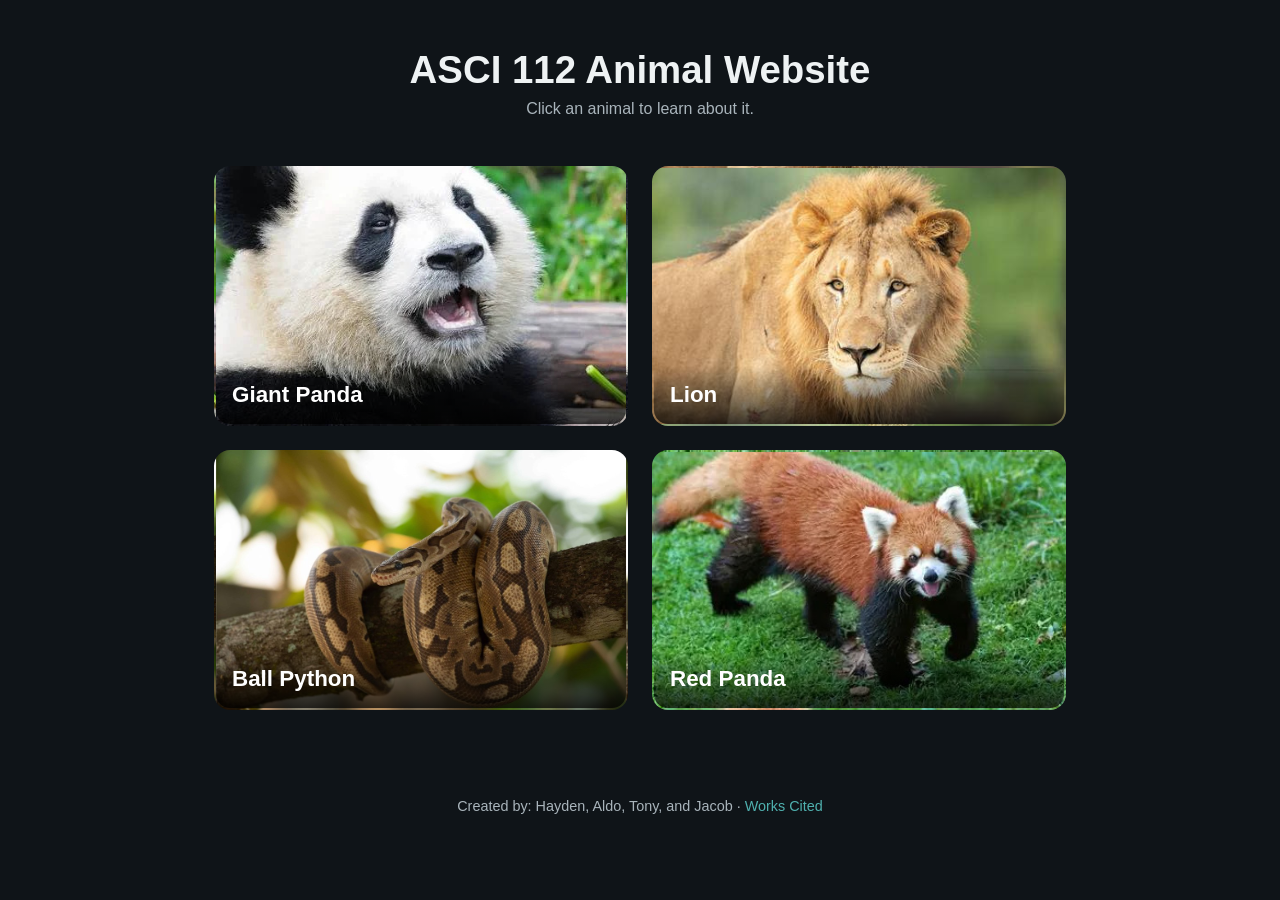
<file: index.html>
<!DOCTYPE html>
<html lang="en">
<head>
  <meta charset="UTF-8">
  <meta name="viewport" content="width=device-width, initial-scale=1.0">
  <title>ASCI 112 Animal Website</title>
  <link rel="icon" type="image/svg+xml" href="favicon.svg">
  <link rel="stylesheet" href="styles.css">
</head>
<body>
  <header>
    <h1>ASCI 112 Animal Website</h1>
    <p>Click an animal to learn about it.</p>
  </header>

  <div class="button-grid">
    <a class="animal-button" href="animal1.html" style="background-image: url('images/animal1.jpg');">
      <span class="label">Giant Panda</span>
    </a>
    <a class="animal-button" href="animal2.html" style="background-image: url('images/animal2.jpg');">
      <span class="label">Lion</span>
    </a>
    <a class="animal-button" href="animal3.html" style="background-image: url('images/animal3.jpg');">
      <span class="label">Ball Python</span>
    </a>
    <a class="animal-button" href="animal4.html" style="background-image: url('images/animal4.jpg');">
      <span class="label">Red Panda</span>
    </a>
  </div>

  <footer>
    Created by: Hayden, Aldo, Tony, and Jacob &middot; <a href="works-cited.html">Works Cited</a>
  </footer>
</body>
</html>
</file>
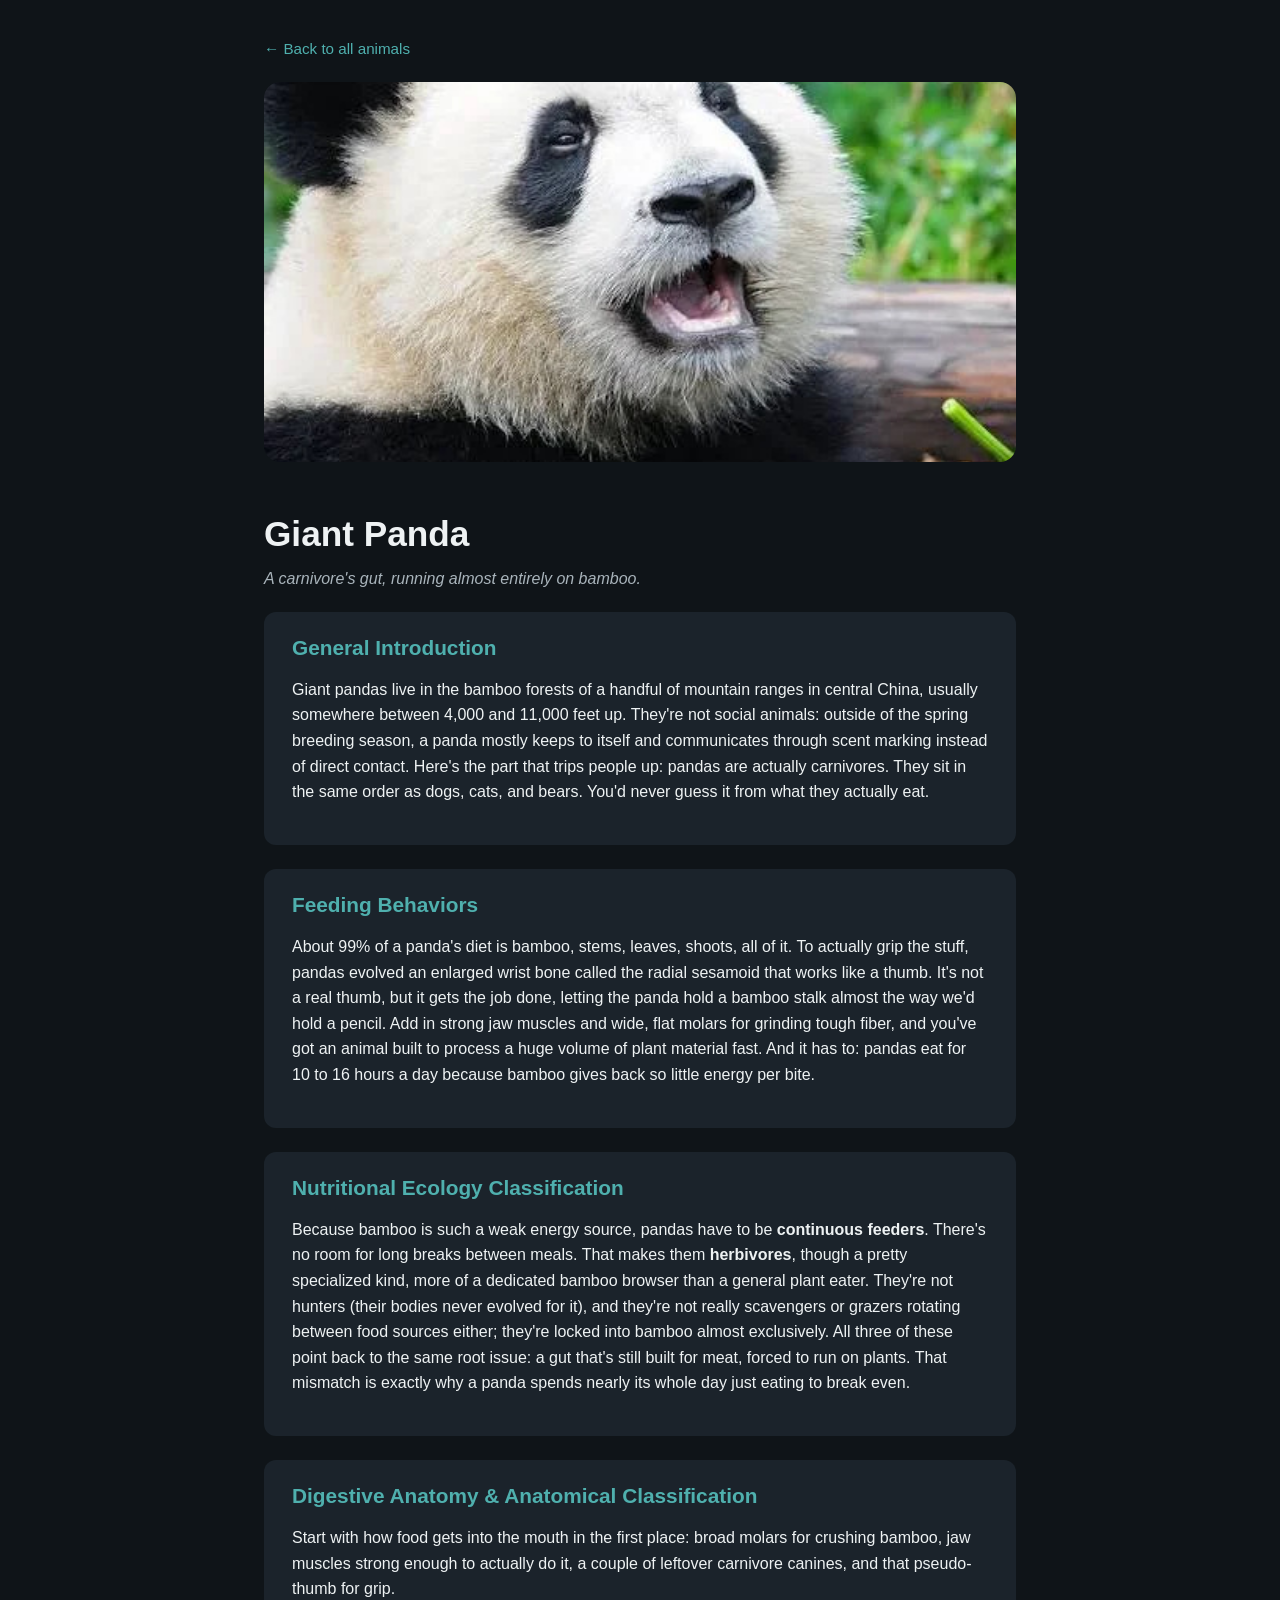
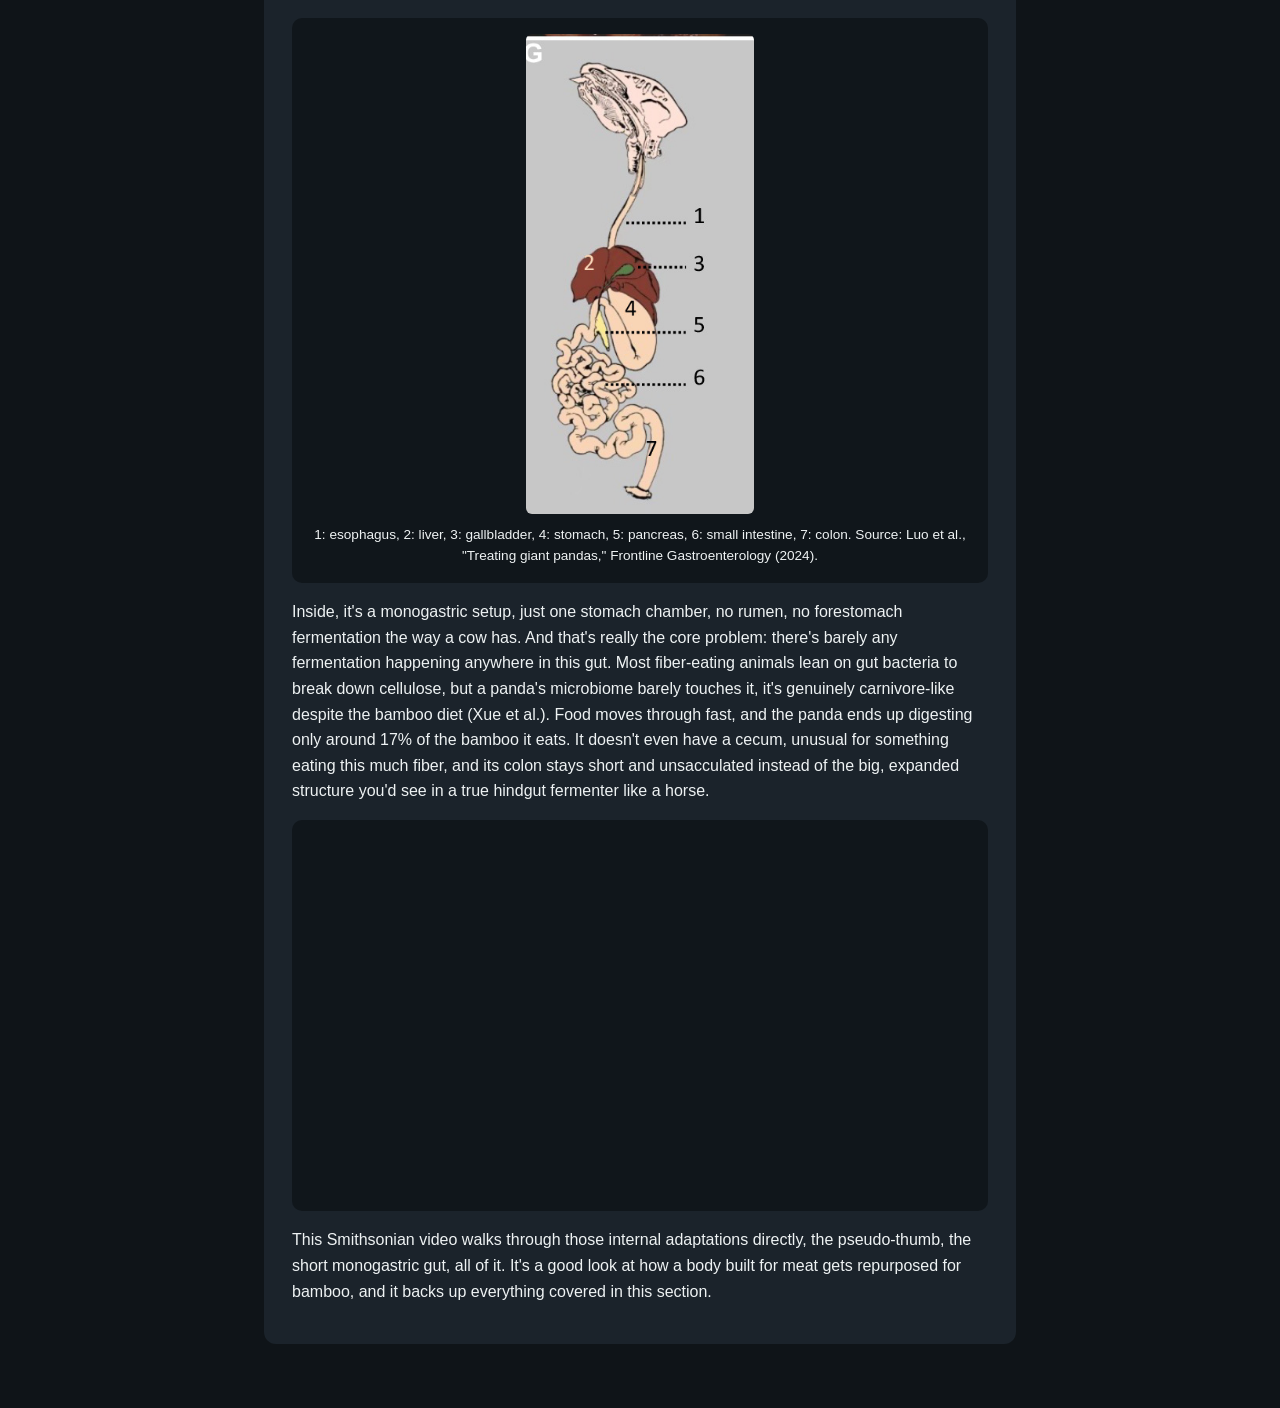
<file: animal1.html>
<!DOCTYPE html>
<html lang="en">
<head>
  <meta charset="UTF-8">
  <meta name="viewport" content="width=device-width, initial-scale=1.0">
  <title>Giant Panda</title>
  <link rel="icon" type="image/svg+xml" href="favicon.svg">
  <link rel="stylesheet" href="styles.css">
</head>
<body>
  <div class="detail-wrap">
    <a class="back-link" href="index.html">&larr; Back to all animals</a>

    <img class="detail-hero" src="images/animal1.jpg" alt="Giant Panda">

    <h1>Giant Panda</h1>
    <p class="tagline">A carnivore's gut, running almost entirely on bamboo.</p>

    <section class="info-block">
      <h2>General Introduction</h2>
      <p>
        Giant pandas live in the bamboo forests of a handful of mountain ranges in
        central China, usually somewhere between 4,000 and 11,000 feet up. They're
        not social animals: outside of the spring breeding season, a panda mostly
        keeps to itself and communicates through scent marking instead of direct
        contact. Here's the part that trips people up: pandas are actually
        carnivores. They sit in the same order as dogs, cats, and bears. You'd
        never guess it from what they actually eat.
      </p>
    </section>

    <section class="info-block">
      <h2>Feeding Behaviors</h2>
      <p>
        About 99% of a panda's diet is bamboo, stems, leaves, shoots, all of it.
        To actually grip the stuff, pandas evolved an enlarged wrist bone called
        the radial sesamoid that works like a thumb. It's not a real thumb, but it
        gets the job done, letting the panda hold a bamboo stalk almost the way
        we'd hold a pencil. Add in strong jaw muscles and wide, flat molars for
        grinding tough fiber, and you've got an animal built to process a huge
        volume of plant material fast. And it has to: pandas eat for 10 to 16
        hours a day because bamboo gives back so little energy per bite.
      </p>
    </section>

    <section class="info-block">
      <h2>Nutritional Ecology Classification</h2>
      <p>
        Because bamboo is such a weak energy source, pandas have to be
        <strong>continuous feeders</strong>. There's no room for long breaks
        between meals. That makes them <strong>herbivores</strong>, though a
        pretty specialized kind, more of a dedicated bamboo browser than a
        general plant eater. They're not hunters (their bodies never evolved for
        it), and they're not really scavengers or grazers rotating between food
        sources either; they're locked into bamboo almost exclusively. All three
        of these point back to the same root issue: a gut that's still built for
        meat, forced to run on plants. That mismatch is exactly why a panda spends
        nearly its whole day just eating to break even.
      </p>
    </section>

    <section class="info-block">
      <h2>Digestive Anatomy &amp; Anatomical Classification</h2>
      <p>
        Start with how food gets into the mouth in the first place: broad molars
        for crushing bamboo, jaw muscles strong enough to actually do it, a couple
        of leftover carnivore canines, and that pseudo-thumb for grip.
      </p>

      <div class="diagram-wrap">
        <img src="images/animal1-diagram.png" alt="Labeled diagram of the giant panda digestive tract: 1 esophagus, 2 liver, 3 gallbladder, 4 stomach, 5 pancreas, 6 small intestine, 7 colon.">
        <p class="diagram-caption">
          1: esophagus, 2: liver, 3: gallbladder, 4: stomach, 5: pancreas, 6: small intestine, 7: colon.
          Source: Luo et al., "Treating giant pandas," Frontline Gastroenterology (2024).
        </p>
      </div>

      <p>
        Inside, it's a monogastric setup, just one stomach chamber, no rumen, no
        forestomach fermentation the way a cow has. And that's really the core
        problem: there's barely any fermentation happening anywhere in this gut.
        Most fiber-eating animals lean on gut bacteria to break down cellulose,
        but a panda's microbiome barely touches it, it's genuinely carnivore-like
        despite the bamboo diet (Xue et al.). Food moves
        through fast, and the panda ends up digesting only around 17% of the
        bamboo it eats. It doesn't even have a cecum, unusual for something
        eating this much fiber, and its colon stays short and unsacculated
        instead of the big, expanded structure you'd see in a true hindgut
        fermenter like a horse.
      </p>

      <div class="video-wrap">
        <iframe src="https://www.youtube.com/embed/LoHXNcVRHrE" title="Explore Smithsonian: What Internal Adaptations do Pandas Have to Eat Bamboo?" allow="accelerometer; autoplay; clipboard-write; encrypted-media; gyroscope; picture-in-picture; web-share" referrerpolicy="strict-origin-when-cross-origin" allowfullscreen></iframe>
      </div>
      <p>
        This Smithsonian video walks through those internal adaptations directly,
        the pseudo-thumb, the short monogastric gut, all of it. It's a good look
        at how a body built for meat gets repurposed for bamboo, and it backs up
        everything covered in this section.
      </p>
    </section>
  </div>
</body>
</html>
</file>
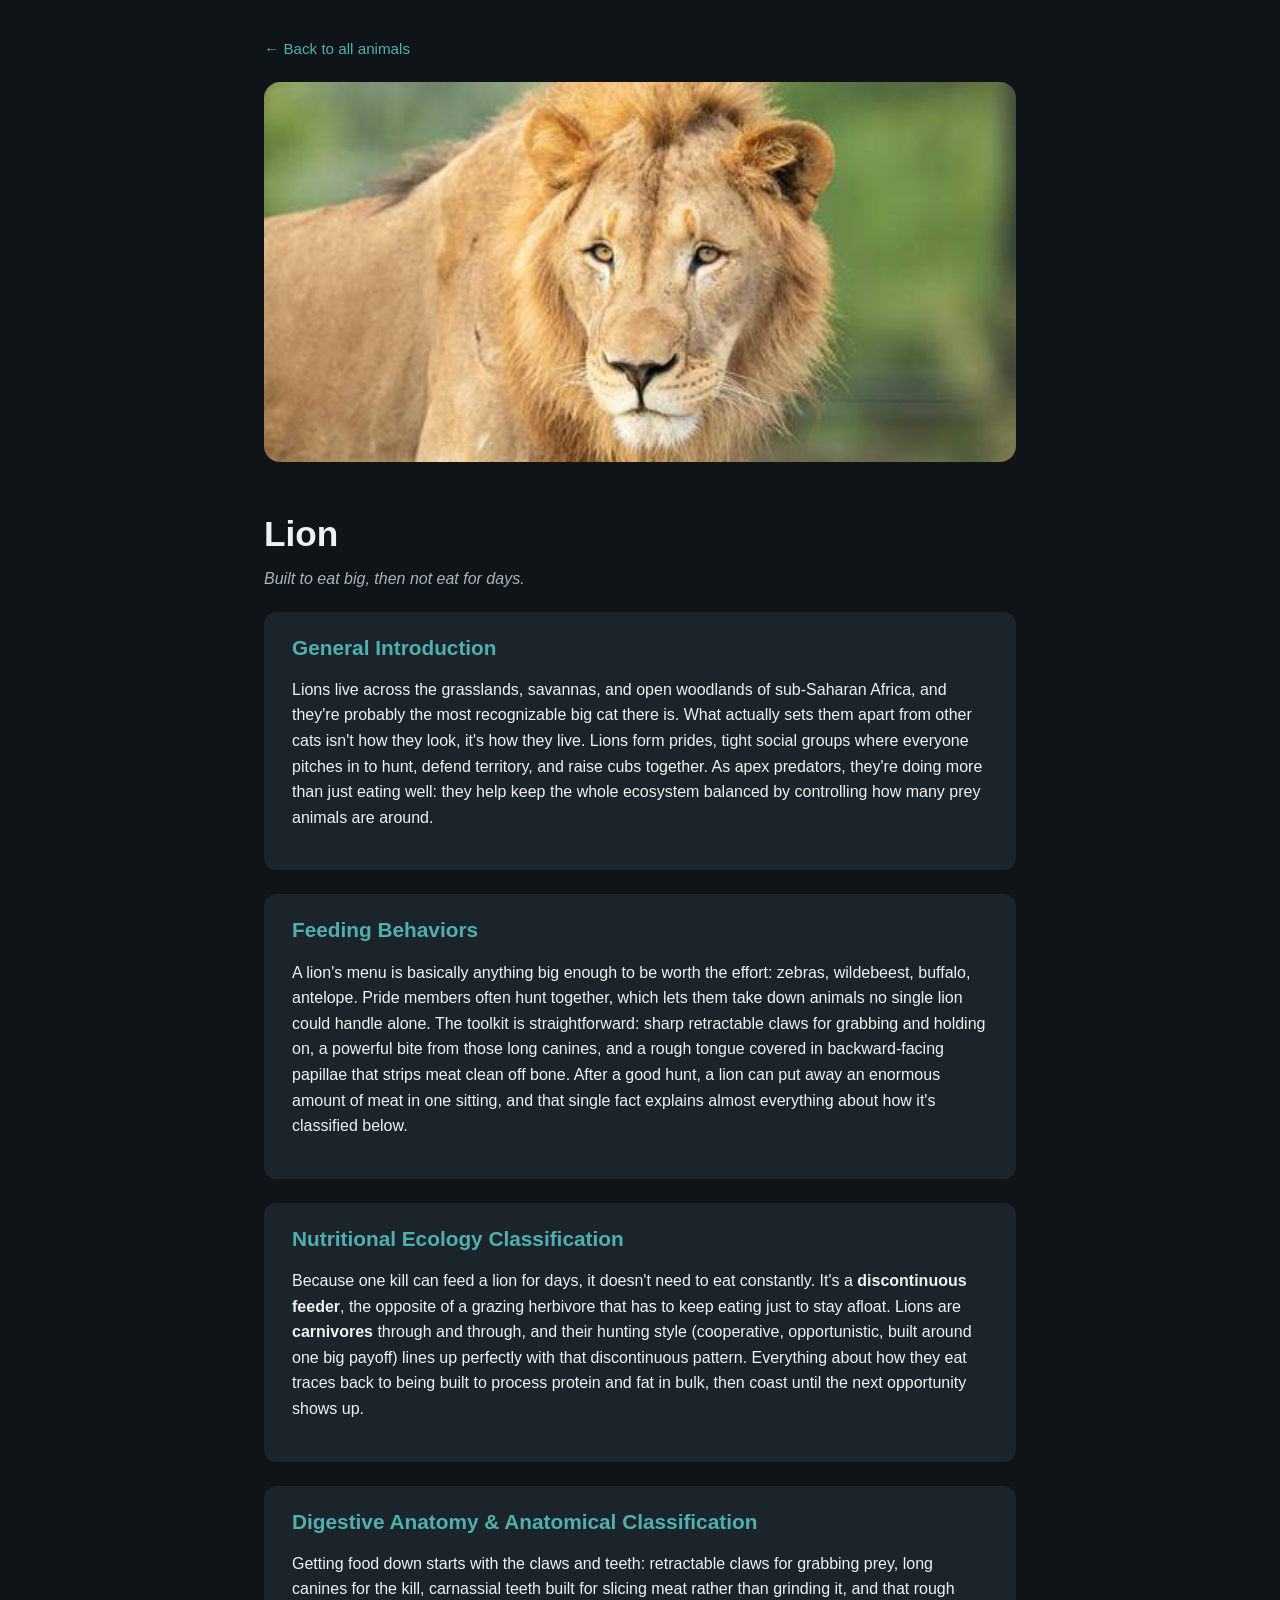
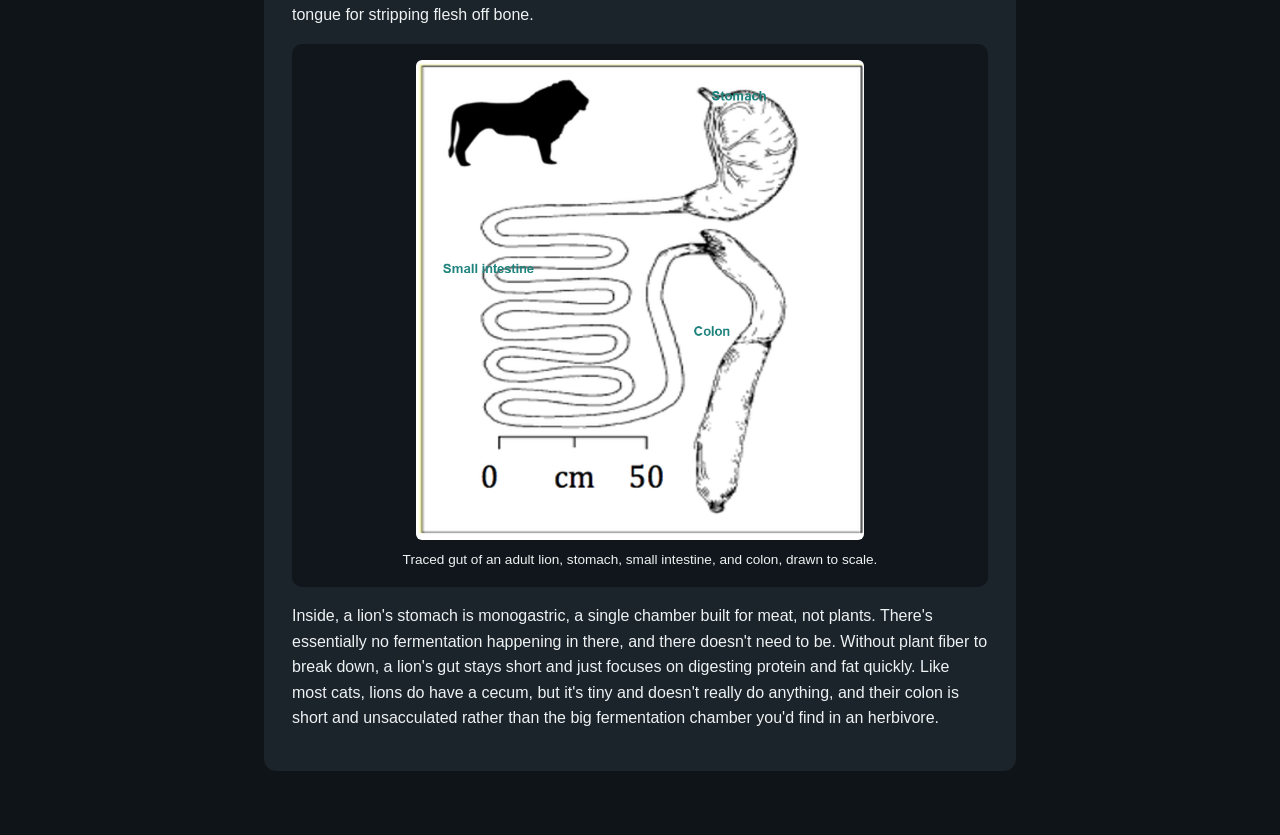
<file: animal2.html>
<!DOCTYPE html>
<html lang="en">
<head>
  <meta charset="UTF-8">
  <meta name="viewport" content="width=device-width, initial-scale=1.0">
  <title>Lion</title>
  <link rel="icon" type="image/svg+xml" href="favicon.svg">
  <link rel="stylesheet" href="styles.css">
</head>
<body>
  <div class="detail-wrap">
    <a class="back-link" href="index.html">&larr; Back to all animals</a>

    <img class="detail-hero" src="images/animal2.jpg" alt="Lion">

    <h1>Lion</h1>
    <p class="tagline">Built to eat big, then not eat for days.</p>

    <section class="info-block">
      <h2>General Introduction</h2>
      <p>
        Lions live across the grasslands, savannas, and open woodlands of
        sub-Saharan Africa, and they're probably the most recognizable big cat
        there is. What actually sets them apart from other cats isn't how they
        look, it's how they live. Lions form prides, tight social groups where
        everyone pitches in to hunt, defend territory, and raise cubs together.
        As apex predators, they're doing more than just eating well: they help
        keep the whole ecosystem balanced by controlling how many prey animals
        are around.
      </p>
    </section>

    <section class="info-block">
      <h2>Feeding Behaviors</h2>
      <p>
        A lion's menu is basically anything big enough to be worth the effort:
        zebras, wildebeest, buffalo, antelope. Pride members often hunt together,
        which lets them take down animals no single lion could handle alone. The
        toolkit is straightforward: sharp retractable claws for grabbing and
        holding on, a powerful bite from those long canines, and a rough tongue
        covered in backward-facing papillae that strips meat clean off bone.
        After a good hunt, a lion can put away an enormous amount of meat in one
        sitting, and that single fact explains almost everything about how it's
        classified below.
      </p>
    </section>

    <section class="info-block">
      <h2>Nutritional Ecology Classification</h2>
      <p>
        Because one kill can feed a lion for days, it doesn't need to eat
        constantly. It's a <strong>discontinuous feeder</strong>, the opposite of
        a grazing herbivore that has to keep eating just to stay afloat. Lions
        are <strong>carnivores</strong> through and through, and their hunting
        style (cooperative, opportunistic, built around one big payoff) lines up
        perfectly with that discontinuous pattern. Everything about how they eat
        traces back to being built to process protein and fat in bulk, then coast
        until the next opportunity shows up.
      </p>
    </section>

    <section class="info-block">
      <h2>Digestive Anatomy &amp; Anatomical Classification</h2>
      <p>
        Getting food down starts with the claws and teeth: retractable claws for
        grabbing prey, long canines for the kill, carnassial teeth built for
        slicing meat rather than grinding it, and that rough tongue for stripping
        flesh off bone.
      </p>

      <div class="diagram-wrap">
        <img src="images/animal2-diagram.png" alt="Labeled diagram of the lion digestive tract showing the stomach, coiled small intestine, and colon, with a scale bar.">
        <p class="diagram-caption">
          Traced gut of an adult lion, stomach, small intestine, and colon, drawn to scale.
        </p>
      </div>

      <p>
        Inside, a lion's stomach is monogastric, a single chamber built for meat,
        not plants. There's essentially no fermentation happening in there, and
        there doesn't need to be. Without plant fiber to break down, a lion's gut
        stays short and just focuses on digesting protein and fat quickly. Like
        most cats, lions do have a cecum, but it's tiny and doesn't really do
        anything, and their colon is short and unsacculated rather than the big
        fermentation chamber you'd find in an herbivore.
      </p>
    </section>
  </div>
</body>
</html>
</file>
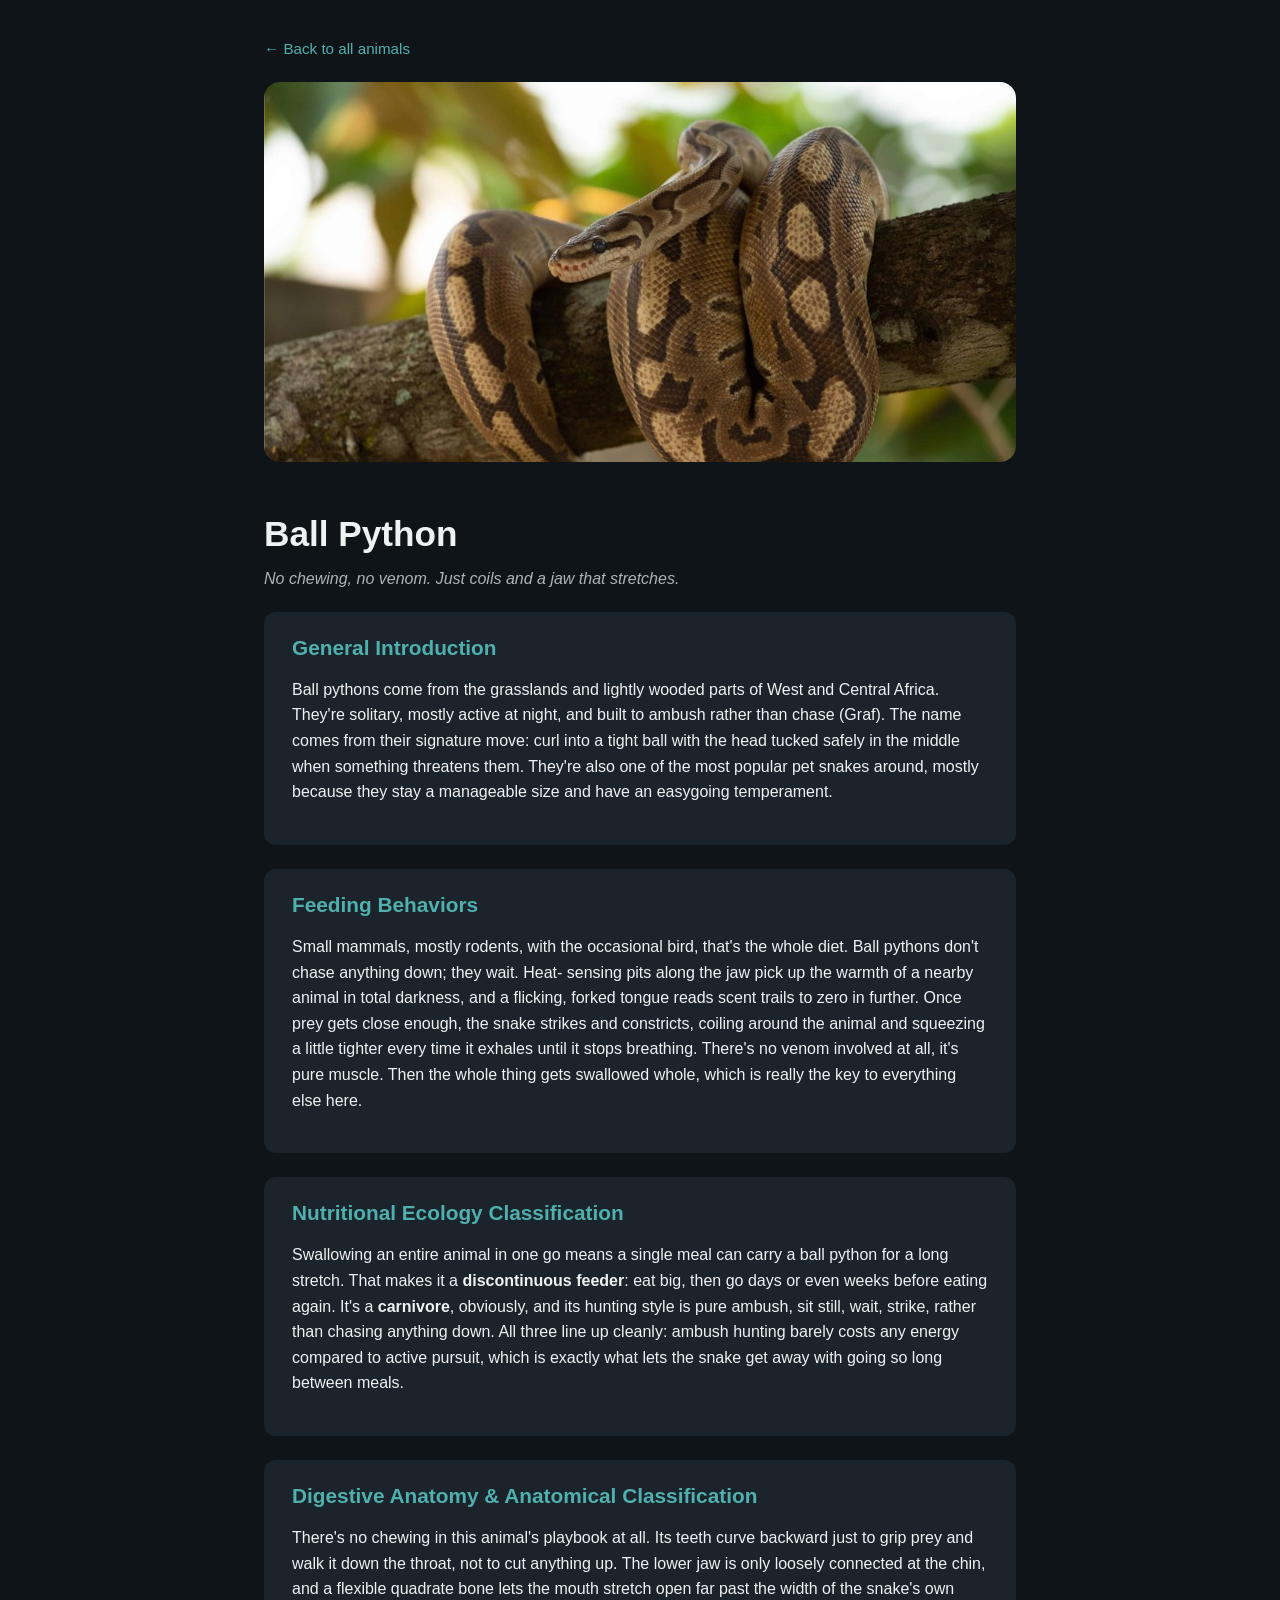
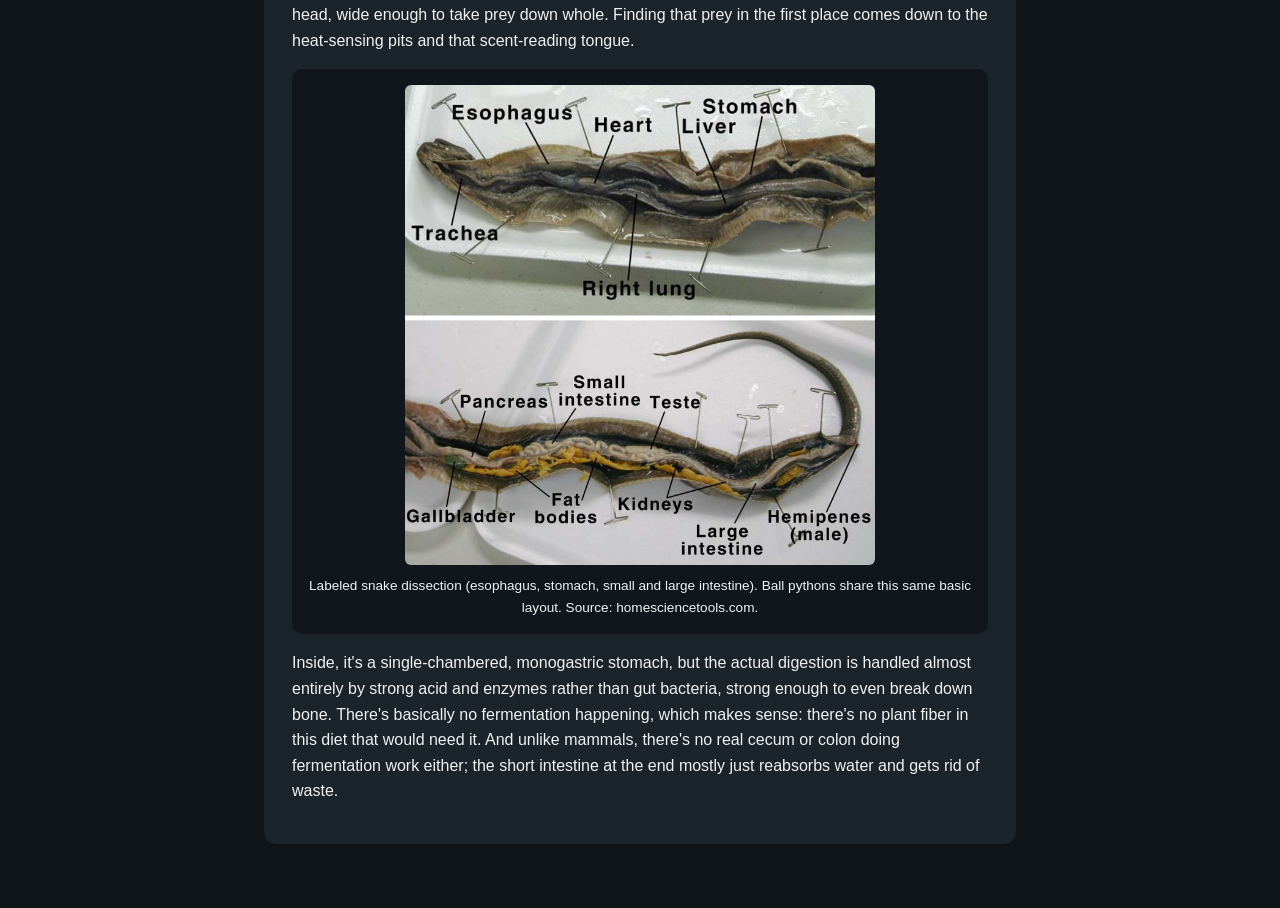
<file: animal3.html>
<!DOCTYPE html>
<html lang="en">
<head>
  <meta charset="UTF-8">
  <meta name="viewport" content="width=device-width, initial-scale=1.0">
  <title>Ball Python</title>
  <link rel="icon" type="image/svg+xml" href="favicon.svg">
  <link rel="stylesheet" href="styles.css">
</head>
<body>
  <div class="detail-wrap">
    <a class="back-link" href="index.html">&larr; Back to all animals</a>

    <img class="detail-hero" src="images/animal3.jpg" alt="Ball Python">

    <h1>Ball Python</h1>
    <p class="tagline">No chewing, no venom. Just coils and a jaw that stretches.</p>

    <section class="info-block">
      <h2>General Introduction</h2>
      <p>
        Ball pythons come from the grasslands and lightly wooded parts of West
        and Central Africa. They're solitary, mostly active at night, and built
        to ambush rather than chase (Graf). The name comes from their signature
        move: curl into a tight ball with the head tucked safely in the middle
        when something threatens them. They're also one of the most popular pet
        snakes around, mostly because they stay a manageable size and have an
        easygoing temperament.
      </p>
    </section>

    <section class="info-block">
      <h2>Feeding Behaviors</h2>
      <p>
        Small mammals, mostly rodents, with the occasional bird, that's the
        whole diet. Ball pythons don't chase anything down; they wait. Heat-
        sensing pits along the jaw pick up the warmth of a nearby animal in
        total darkness, and a flicking, forked tongue reads scent trails to zero
        in further. Once prey gets close enough, the snake strikes and
        constricts, coiling around the animal and squeezing a little tighter
        every time it exhales until it stops breathing. There's no venom
        involved at all, it's pure muscle. Then the whole thing gets swallowed
        whole, which is really the key to everything else here.
      </p>
    </section>

    <section class="info-block">
      <h2>Nutritional Ecology Classification</h2>
      <p>
        Swallowing an entire animal in one go means a single meal can carry a
        ball python for a long stretch. That makes it a
        <strong>discontinuous feeder</strong>: eat big, then go days or even
        weeks before eating again. It's a <strong>carnivore</strong>, obviously,
        and its hunting style is pure ambush, sit still, wait, strike, rather
        than chasing anything down. All three line up cleanly: ambush hunting
        barely costs any energy compared to active pursuit, which is exactly
        what lets the snake get away with going so long between meals.
      </p>
    </section>

    <section class="info-block">
      <h2>Digestive Anatomy &amp; Anatomical Classification</h2>
      <p>
        There's no chewing in this animal's playbook at all. Its teeth curve
        backward just to grip prey and walk it down the throat, not to cut
        anything up. The lower jaw is only loosely connected at the chin, and a
        flexible quadrate bone lets the mouth stretch open far past the width of
        the snake's own head, wide enough to take prey down whole. Finding that
        prey in the first place comes down to the heat-sensing pits and that
        scent-reading tongue.
      </p>

      <div class="diagram-wrap">
        <img src="images/animal3-diagram.jpg" alt="Labeled dissection photos of a snake showing the esophagus, stomach, liver, small intestine, and large intestine.">
        <p class="diagram-caption">
          Labeled snake dissection (esophagus, stomach, small and large intestine).
          Ball pythons share this same basic layout. Source: homesciencetools.com.
        </p>
      </div>

      <p>
        Inside, it's a single-chambered, monogastric stomach, but the actual
        digestion is handled almost entirely by strong acid and enzymes rather
        than gut bacteria, strong enough to even break down bone. There's
        basically no fermentation happening, which makes sense: there's no
        plant fiber in this diet that would need it. And unlike mammals, there's
        no real cecum or colon doing fermentation work either; the short
        intestine at the end mostly just reabsorbs water and gets rid of waste.
      </p>
    </section>
  </div>
</body>
</html>
</file>
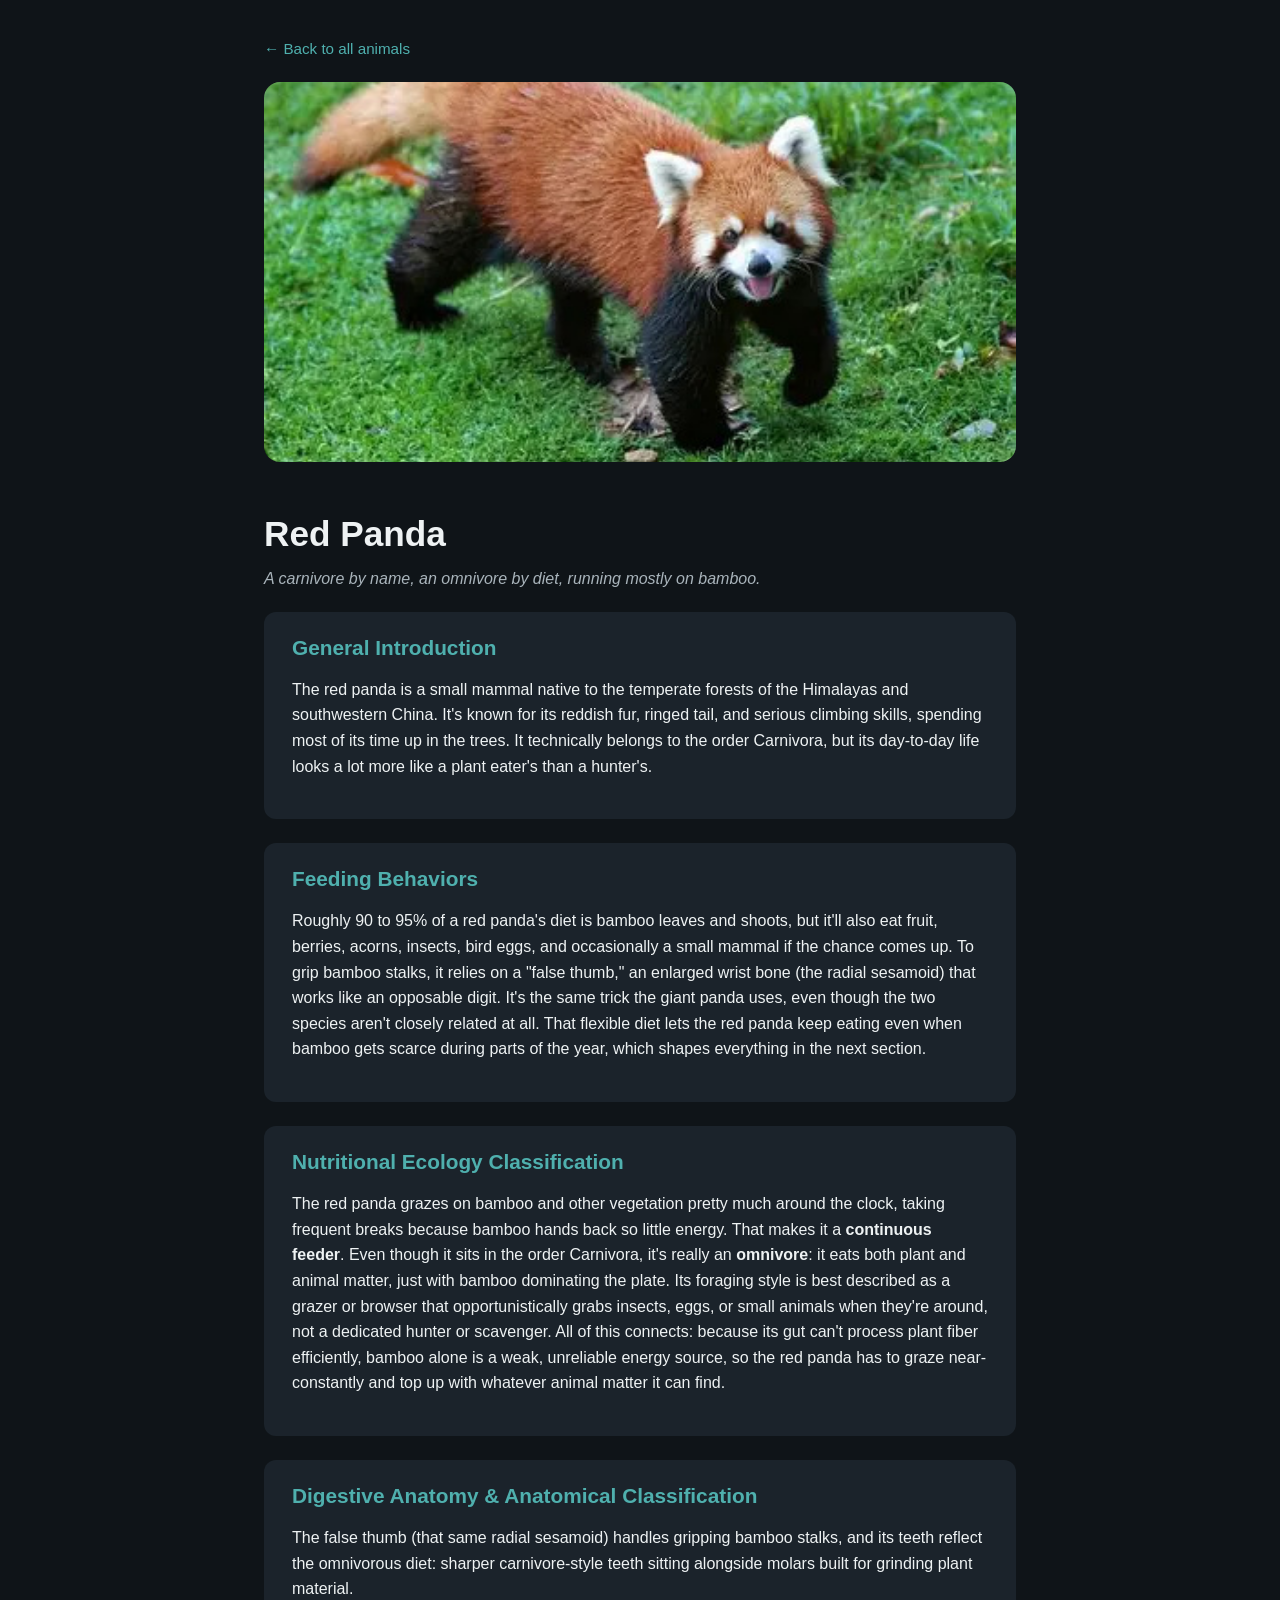
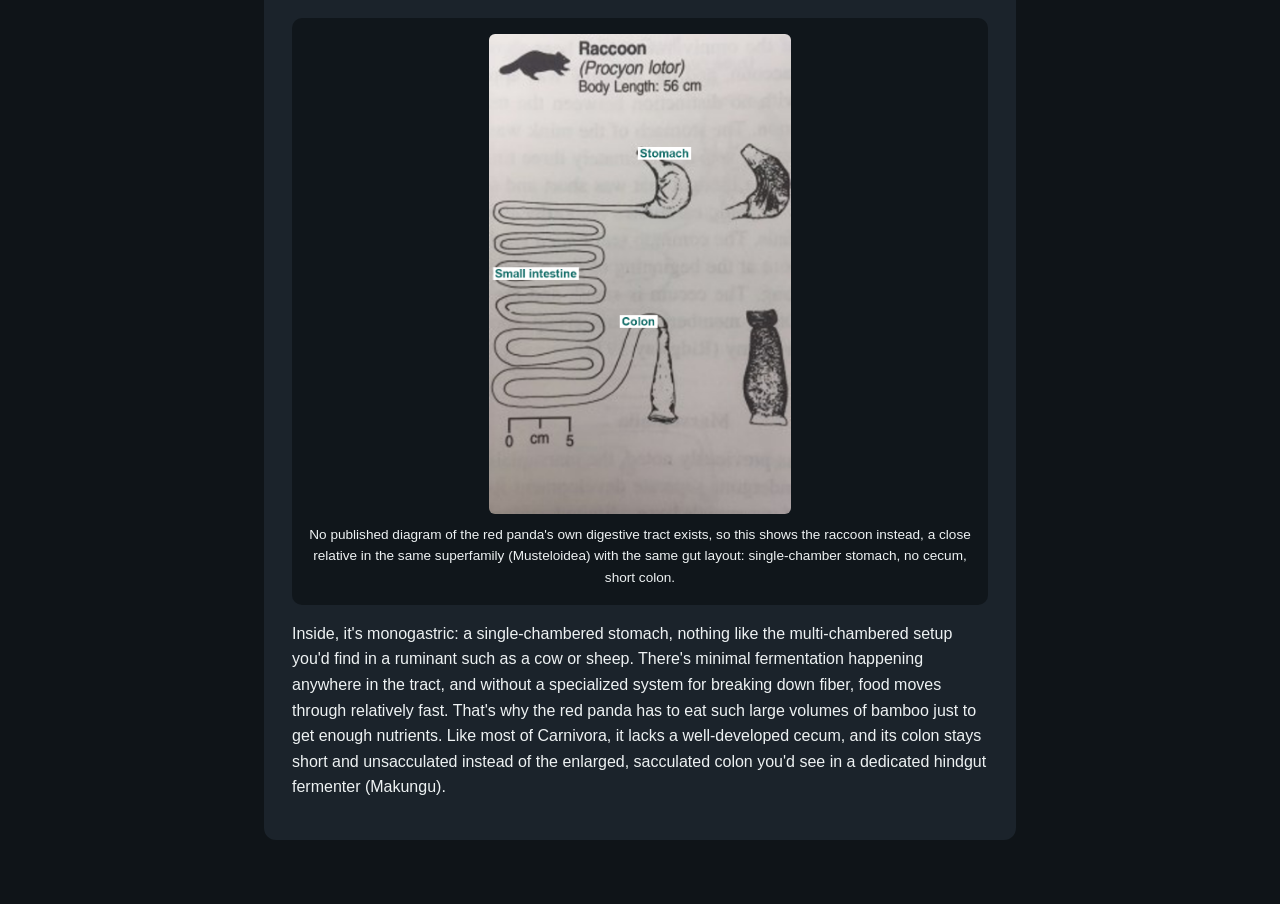
<file: animal4.html>
<!DOCTYPE html>
<html lang="en">
<head>
  <meta charset="UTF-8">
  <meta name="viewport" content="width=device-width, initial-scale=1.0">
  <title>Red Panda</title>
  <link rel="icon" type="image/svg+xml" href="favicon.svg">
  <link rel="stylesheet" href="styles.css">
</head>
<body>
  <div class="detail-wrap">
    <a class="back-link" href="index.html">&larr; Back to all animals</a>

    <img class="detail-hero" src="images/animal4.jpg" alt="Red Panda">

    <h1>Red Panda</h1>
    <p class="tagline">A carnivore by name, an omnivore by diet, running mostly on bamboo.</p>

    <section class="info-block">
      <h2>General Introduction</h2>
      <p>
        The red panda is a small mammal native to the temperate forests of the
        Himalayas and southwestern China. It's known for its reddish fur, ringed
        tail, and serious climbing skills, spending most of its time up in the
        trees. It technically belongs to the order Carnivora, but its day-to-day
        life looks a lot more like a plant eater's than a hunter's.
      </p>
    </section>

    <section class="info-block">
      <h2>Feeding Behaviors</h2>
      <p>
        Roughly 90 to 95% of a red panda's diet is bamboo leaves and shoots, but
        it'll also eat fruit, berries, acorns, insects, bird eggs, and
        occasionally a small mammal if the chance comes up. To grip bamboo
        stalks, it relies on a "false thumb," an enlarged wrist bone (the radial
        sesamoid) that works like an opposable digit. It's the same trick the
        giant panda uses, even though the two species aren't closely related at
        all. That flexible diet lets the red panda keep eating even when bamboo
        gets scarce during parts of the year, which shapes everything in the
        next section.
      </p>
    </section>

    <section class="info-block">
      <h2>Nutritional Ecology Classification</h2>
      <p>
        The red panda grazes on bamboo and other vegetation pretty much around
        the clock, taking frequent breaks because bamboo hands back so little
        energy. That makes it a <strong>continuous feeder</strong>. Even though
        it sits in the order Carnivora, it's really an <strong>omnivore</strong>:
        it eats both plant and animal matter, just with bamboo dominating the
        plate. Its foraging style is best described as a grazer or browser that
        opportunistically grabs insects, eggs, or small animals when they're
        around, not a dedicated hunter or scavenger. All of this connects:
        because its gut can't process plant fiber efficiently, bamboo alone is a
        weak, unreliable energy source, so the red panda has to graze
        near-constantly and top up with whatever animal matter it can find.
      </p>
    </section>

    <section class="info-block">
      <h2>Digestive Anatomy &amp; Anatomical Classification</h2>
      <p>
        The false thumb (that same radial sesamoid) handles gripping bamboo
        stalks, and its teeth reflect the omnivorous diet: sharper
        carnivore-style teeth sitting alongside molars built for grinding plant
        material.
      </p>

      <div class="diagram-wrap">
        <img src="images/animal4-diagram.png" alt="Labeled diagram of a raccoon digestive tract: single-chamber stomach, coiled small intestine, and short colon, used as a stand-in for the red panda's tract.">
        <p class="diagram-caption">
          No published diagram of the red panda's own digestive tract exists, so this shows
          the raccoon instead, a close relative in the same superfamily (Musteloidea) with
          the same gut layout: single-chamber stomach, no cecum, short colon.
        </p>
      </div>

      <p>
        Inside, it's monogastric: a single-chambered stomach, nothing like the
        multi-chambered setup you'd find in a ruminant such as a cow or sheep.
        There's minimal fermentation happening anywhere in the tract, and
        without a specialized system for breaking down fiber, food moves through
        relatively fast. That's why the red panda has to eat such large volumes
        of bamboo just to get enough nutrients. Like most of Carnivora, it lacks
        a well-developed cecum, and its colon stays short and unsacculated
        instead of the enlarged, sacculated colon you'd see in a dedicated
        hindgut fermenter (Makungu).
      </p>
    </section>
  </div>
</body>
</html>
</file>
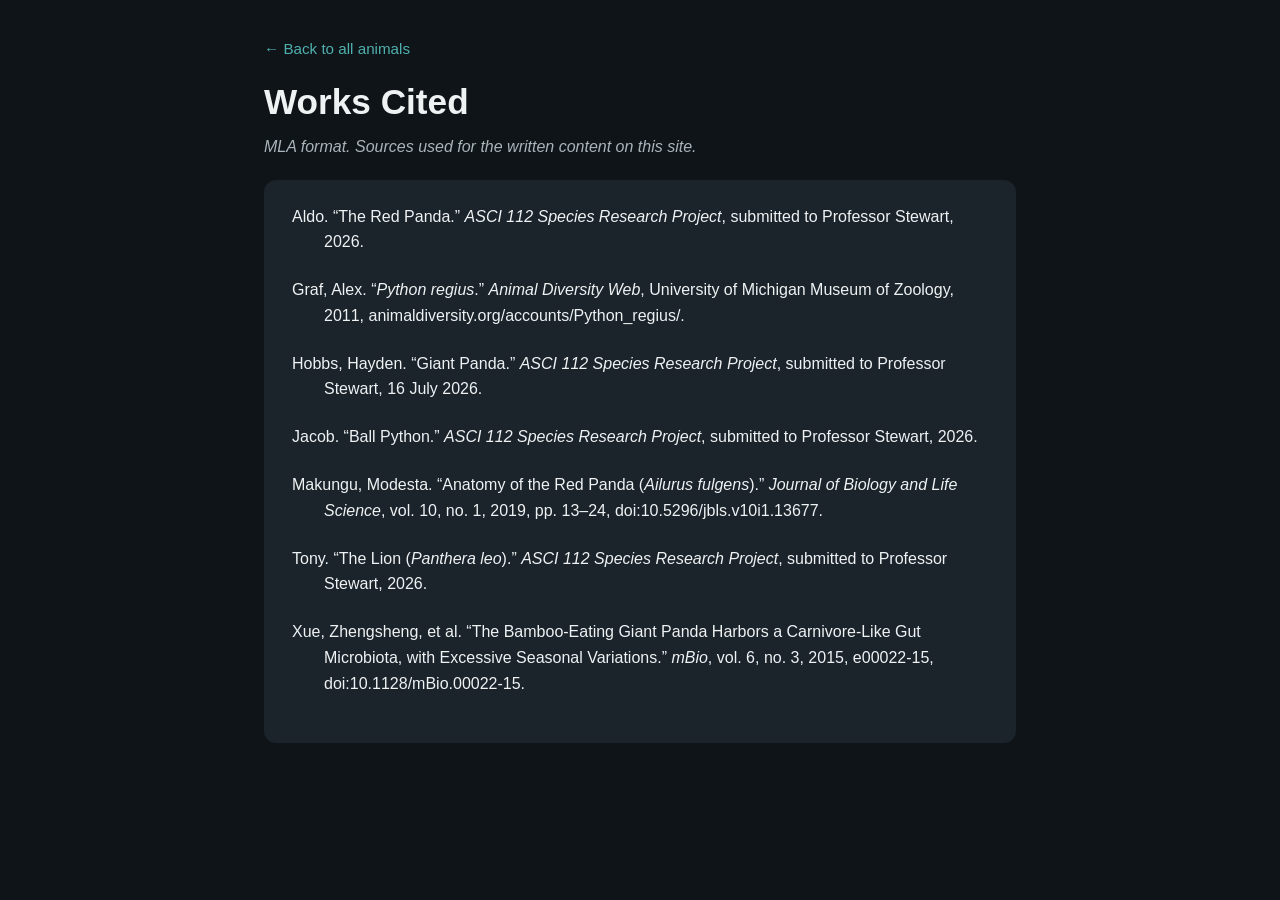
<file: works-cited.html>
<!DOCTYPE html>
<html lang="en">
<head>
  <meta charset="UTF-8">
  <meta name="viewport" content="width=device-width, initial-scale=1.0">
  <title>Works Cited</title>
  <link rel="icon" type="image/svg+xml" href="favicon.svg">
  <link rel="stylesheet" href="styles.css">
</head>
<body>
  <div class="detail-wrap">
    <a class="back-link" href="index.html">&larr; Back to all animals</a>

    <h1>Works Cited</h1>
    <p class="tagline">MLA format. Sources used for the written content on this site.</p>

    <section class="info-block">
      <ul class="mla-list">
        <li>
          Aldo. &ldquo;The Red Panda.&rdquo; <em>ASCI 112 Species Research Project</em>, submitted to
          Professor Stewart, 2026.
        </li>
        <li>
          Graf, Alex. &ldquo;<em>Python regius</em>.&rdquo; <em>Animal Diversity Web</em>, University of
          Michigan Museum of Zoology, 2011, animaldiversity.org/accounts/Python_regius/.
        </li>
        <li>
          Hobbs, Hayden. &ldquo;Giant Panda.&rdquo; <em>ASCI 112 Species Research Project</em>, submitted to
          Professor Stewart, 16 July 2026.
        </li>
        <li>
          Jacob. &ldquo;Ball Python.&rdquo; <em>ASCI 112 Species Research Project</em>, submitted to
          Professor Stewart, 2026.
        </li>
        <li>
          Makungu, Modesta. &ldquo;Anatomy of the Red Panda (<em>Ailurus fulgens</em>).&rdquo;
          <em>Journal of Biology and Life Science</em>, vol. 10, no. 1, 2019, pp. 13&ndash;24,
          doi:10.5296/jbls.v10i1.13677.
        </li>
        <li>
          Tony. &ldquo;The Lion (<em>Panthera leo</em>).&rdquo; <em>ASCI 112 Species Research Project</em>,
          submitted to Professor Stewart, 2026.
        </li>
        <li>
          Xue, Zhengsheng, et al. &ldquo;The Bamboo-Eating Giant Panda Harbors a Carnivore-Like Gut
          Microbiota, with Excessive Seasonal Variations.&rdquo; <em>mBio</em>, vol. 6, no. 3, 2015,
          e00022-15, doi:10.1128/mBio.00022-15.
        </li>
      </ul>
    </section>
  </div>
</body>
</html>
</file>
<file: styles.css>
:root {
  --bg: #0f1418;
  --card-bg: #1b232b;
  --accent: #4fb0ae;
  --text: #eef2f3;
  --text-dim: #a9b4bb;
}

* {
  box-sizing: border-box;
}

body {
  margin: 0;
  font-family: "Segoe UI", Helvetica, Arial, sans-serif;
  background: var(--bg);
  color: var(--text);
}

header {
  text-align: center;
  padding: 3rem 1.5rem 2rem;
}

header h1 {
  margin: 0 0 0.5rem;
  font-size: 2.4rem;
}

header p {
  color: var(--text-dim);
  margin: 0;
}

.button-grid {
  display: grid;
  grid-template-columns: repeat(2, 1fr);
  gap: 1.5rem;
  max-width: 900px;
  margin: 0 auto;
  padding: 1rem 1.5rem 4rem;
}

@media (max-width: 640px) {
  .button-grid {
    grid-template-columns: 1fr;
  }
}

.animal-button {
  display: block;
  position: relative;
  height: 260px;
  border-radius: 16px;
  overflow: hidden;
  text-decoration: none;
  color: white;
  background-color: var(--card-bg);
  background-size: cover;
  background-position: center;
  border: 2px solid transparent;
  transition: transform 0.15s ease, border-color 0.15s ease;
}

.animal-button:hover {
  transform: translateY(-4px);
  border-color: var(--accent);
}

.animal-button .label {
  position: absolute;
  left: 0;
  right: 0;
  bottom: 0;
  padding: 1rem;
  background: linear-gradient(to top, rgba(0, 0, 0, 0.75), transparent);
  font-size: 1.4rem;
  font-weight: 600;
}

/* Animal detail pages */

.detail-wrap {
  max-width: 800px;
  margin: 0 auto;
  padding: 2.5rem 1.5rem 4rem;
}

.back-link {
  color: var(--accent);
  text-decoration: none;
  font-size: 0.95rem;
}

.back-link:hover {
  text-decoration: underline;
}

.detail-hero {
  width: 100%;
  max-height: 380px;
  object-fit: cover;
  border-radius: 16px;
  margin: 1.5rem 0;
  background: var(--card-bg);
}

.detail-wrap h1 {
  margin-top: 1.5rem;
  font-size: 2.2rem;
}

.tagline {
  color: var(--text-dim);
  font-style: italic;
  margin-top: -0.5rem;
}

section.info-block {
  background: var(--card-bg);
  border-radius: 12px;
  padding: 1.5rem 1.75rem;
  margin-top: 1.5rem;
}

section.info-block h2 {
  margin-top: 0;
  color: var(--accent);
  font-size: 1.3rem;
}

section.info-block p {
  line-height: 1.6;
  color: var(--text);
}

.stats-list {
  list-style: none;
  padding: 0;
  margin: 0;
}

.stats-list li {
  padding: 0.4rem 0;
  border-bottom: 1px solid rgba(255, 255, 255, 0.08);
}

.stats-list li:last-child {
  border-bottom: none;
}

.stats-list strong {
  color: var(--accent);
}

.diagram-wrap {
  background: #10161b;
  border-radius: 10px;
  padding: 1rem;
  margin-top: 0.5rem;
}

.diagram-wrap svg {
  width: 100%;
  height: auto;
  display: block;
}

.diagram-wrap img {
  max-width: 100%;
  max-height: 480px;
  width: auto;
  height: auto;
  display: block;
  margin: 0 auto;
  border-radius: 6px;
  background: #fff;
}

.diagram-caption {
  color: var(--text-dim);
  font-size: 0.85rem;
  margin: 0.6rem 0 0;
  text-align: center;
}

.placeholder-note {
  color: var(--text-dim);
  font-size: 0.9rem;
  border: 1px dashed rgba(255, 255, 255, 0.25);
  border-radius: 8px;
  padding: 0.75rem 1rem;
  margin-top: 0.5rem;
}

.video-wrap {
  position: relative;
  width: 100%;
  aspect-ratio: 16 / 9;
  margin-top: 0.5rem;
  border-radius: 10px;
  overflow: hidden;
  background: #10161b;
}

.video-wrap iframe {
  width: 100%;
  height: 100%;
  border: 0;
  display: block;
}

.mla-list {
  list-style: none;
  margin: 0;
  padding: 0;
}

.mla-list li {
  padding-left: 2em;
  text-indent: -2em;
  margin-bottom: 1.4rem;
  line-height: 1.6;
}

footer a {
  color: var(--accent);
  text-decoration: none;
}

footer a:hover {
  text-decoration: underline;
}

footer {
  text-align: center;
  color: var(--text-dim);
  font-size: 0.9rem;
  padding: 1.5rem 1rem 2.5rem;
}
</file>
